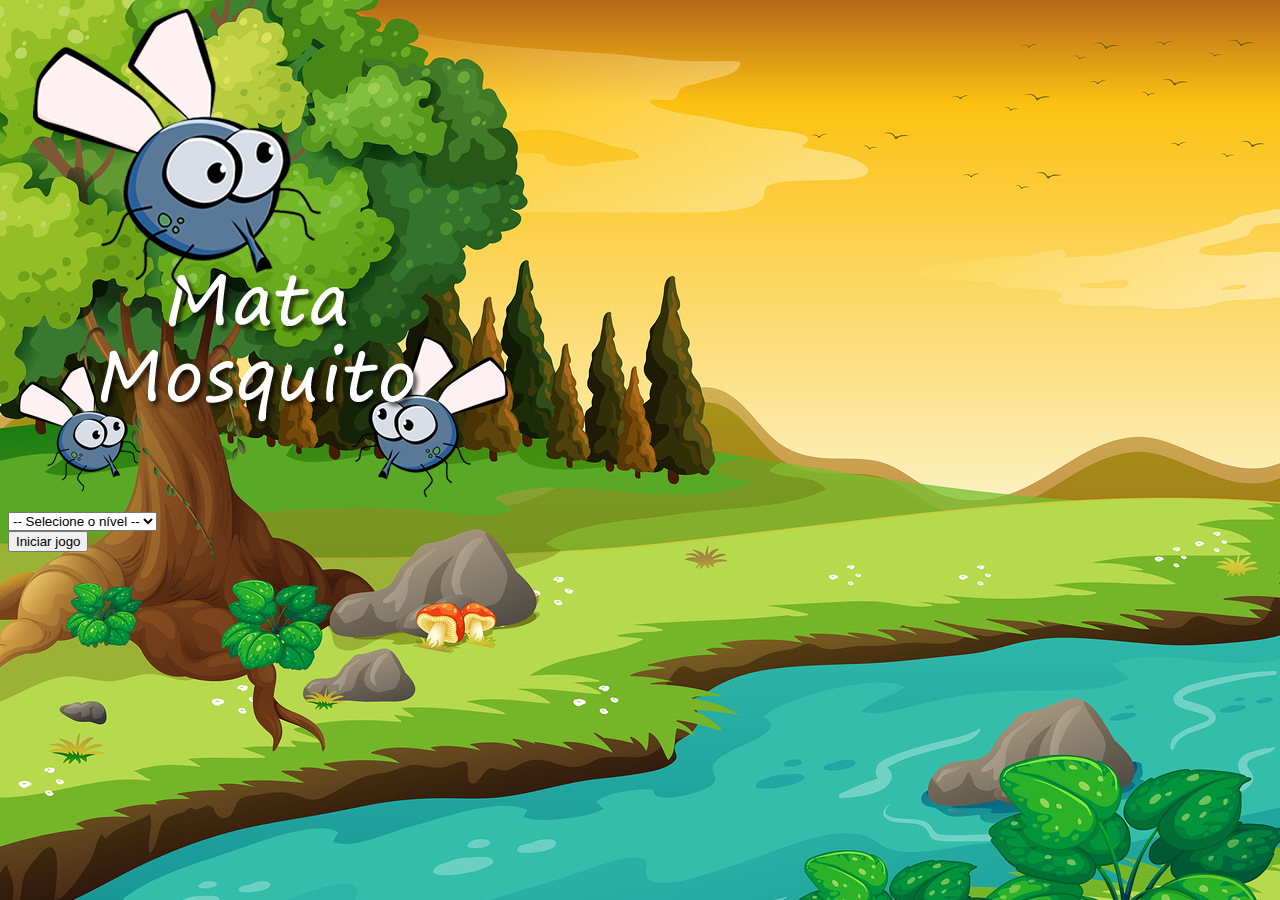
<file: mata mosquito/index.html>
<!DOCTYPE html>
<html>
<head>
	<meta charset="utf-8">
	<title>Vitória</title>

	<!-- CSS only -->
	<link href="https://cdn.jsdelivr.net/npm/bootstrap@5.0.2/dist/css/bootstrap.min.css" rel="stylesheet" integrity="sha384-EVSTQN3/azprG1Anm3QDgpJLIm9Nao0Yz1ztcQTwFspd3yD65VohhpuuCOmLASjC" crossorigin="anonymous">

	<link rel="stylesheet" href="estilo.css" />

	<script>
		function iniciarJogo() {
			var nivel = document.getElementById('nivel').value

			if (nivel === '') {
				alert('Selecione um nível para iniciar o jogo')
				return false
			}

			window.location.href = "app.html?" + nivel
		}
	</script>
</head>
<body>
	<div class="container">

		<div class="row">
			<div class="col">
				<div class="d-flex justify-content-center">
					<img src="imagens/game.png">
				</div>
			</div>
		</div>

		<div class="row">
			<div class="col">
				<div class="d-flex justify-content-center">
					<div class="mb-2">
						<select class="form-control" id="nivel">
							<option value="">-- Selecione o nível --</option>
							<option value='normal'> Normal </option>
							<option value="dificil"> Difícil </option>
							<option value="chucknorris"> Chuck Norris </option>
						</select>
					</div>
				</div>
			</div>
		</div>

		<div class="row">
			<div class="col">
				<div class="d-flex justify-content-center">
					<button type="button" class="btn btn-danger btn-lg" onclick="iniciarJogo()" >Iniciar jogo</button>
				</div>
			</div>
		</div>

	</div>
</body>
</html>
</file>
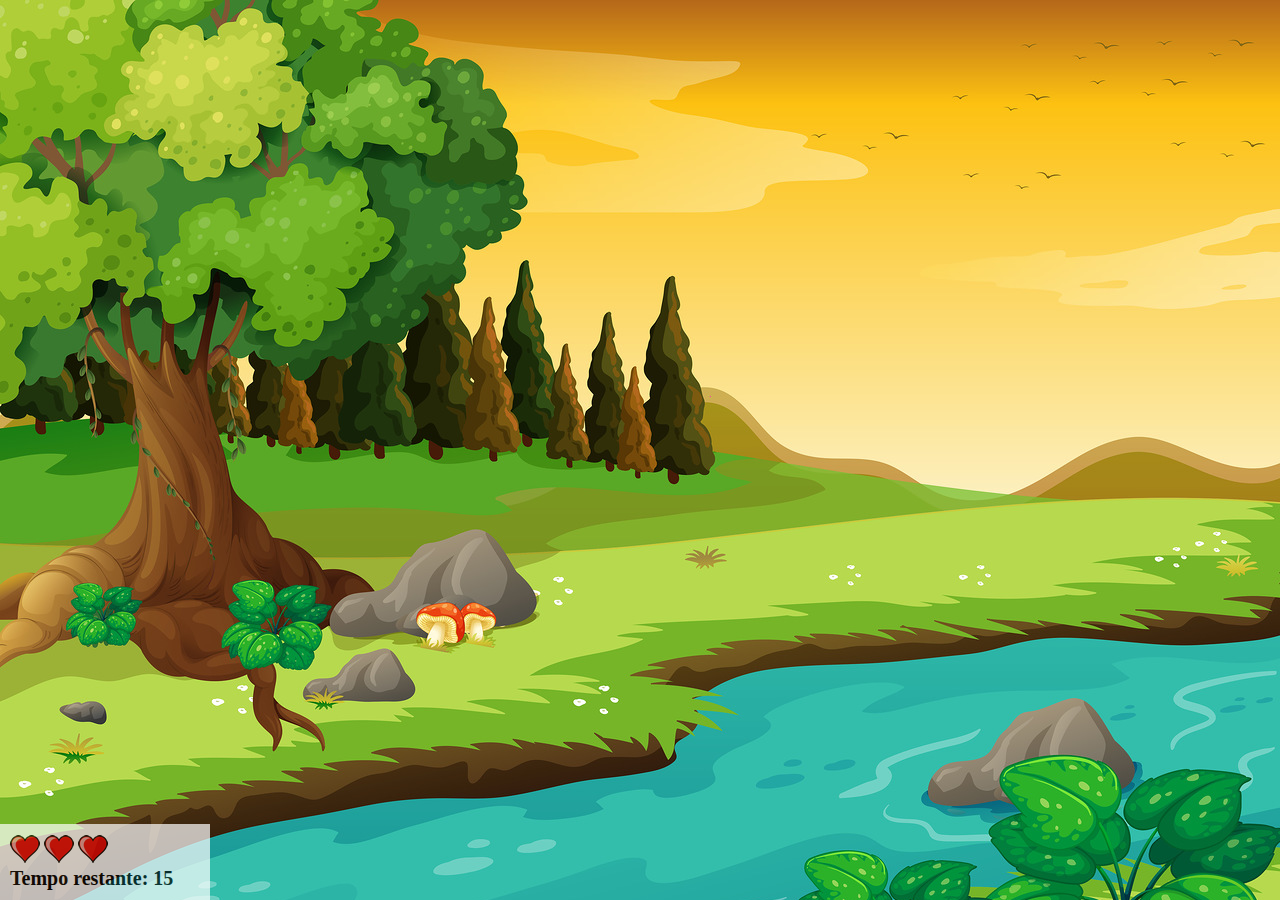
<file: mata mosquito/app.html>
<!DOCTYPE html>
<html>
<head>
	<meta charset="utf-8">
	<title>Mata Mosquito</title>
	<link rel="stylesheet" href="estilo.css">
	<script src="jogo.js"></script>
</head>
<body onresize="ajustaTamanhoPalcoJogo()">

	<div class="painel">
		<div class="vidas">
			<img id="v1" src="imagens/coracao_cheio.png">
			<img id="v2" src="imagens/coracao_cheio.png">
			<img id="v3" src="imagens/coracao_cheio.png">
		</div>

		<div class="cronometro">Tempo restante: <span id="cronometro"></span>
		</div>
	</div>

	<script>
		document.getElementById('cronometro').innerHTML = tempo

		var criaMosquito = setInterval(function (){
			posicaoRandomica()
		}, criaMosquitoTempo)
	</script>

</body>
</html>
</file>
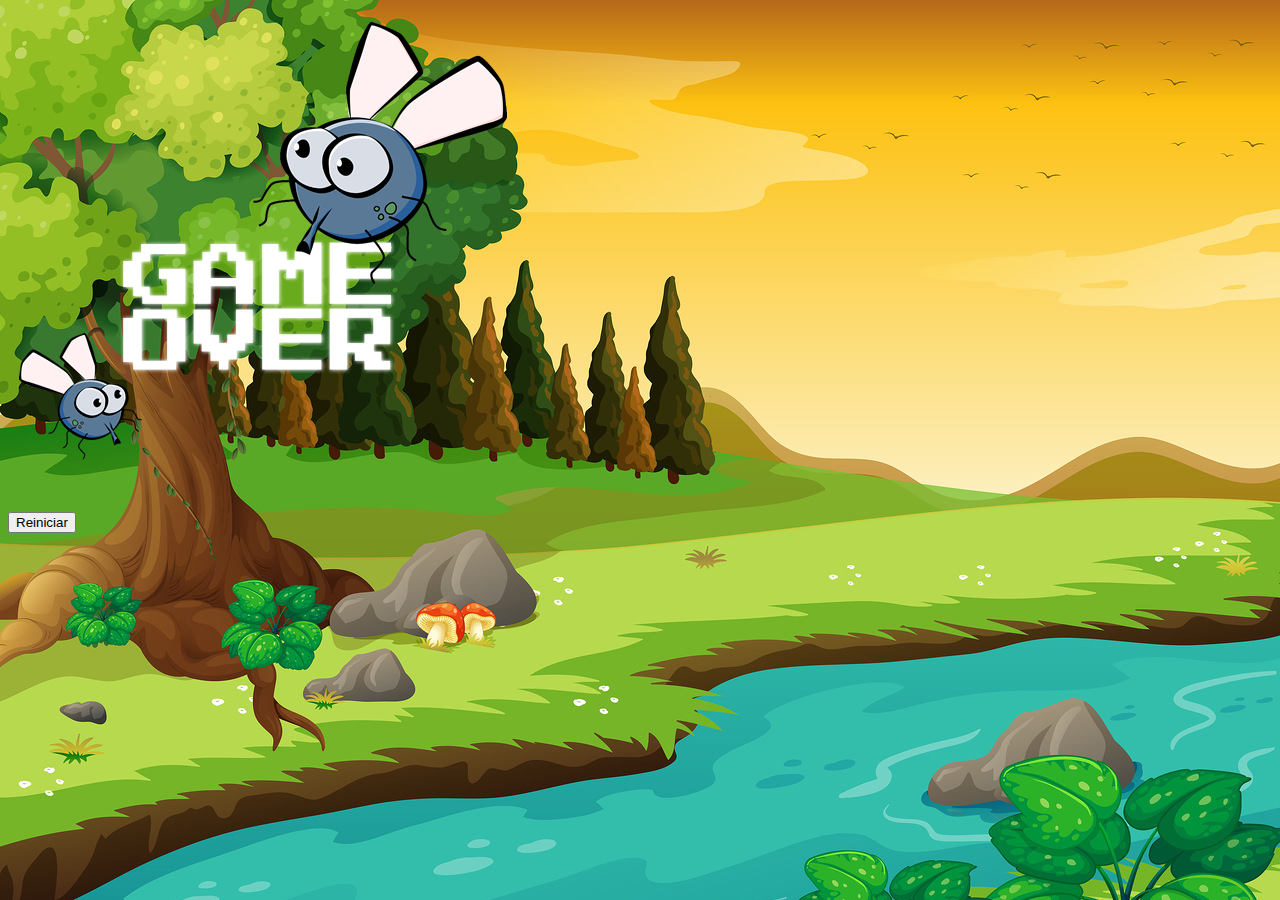
<file: mata mosquito/fimdejogo.html>
<!DOCTYPE html>
<html>
<head>
	<meta charset="utf-8">
	<title>Fim De Jogo</title>

	<!-- CSS only -->
	<link href="https://cdn.jsdelivr.net/npm/bootstrap@5.0.2/dist/css/bootstrap.min.css" rel="stylesheet" integrity="sha384-EVSTQN3/azprG1Anm3QDgpJLIm9Nao0Yz1ztcQTwFspd3yD65VohhpuuCOmLASjC" crossorigin="anonymous">

	<link rel="stylesheet" href="estilo.css" />
</head>
<body>
	<div class="container">

		<div class="row">
			<div class="col">
				<div class="d-flex justify-content-center">
					<img src="imagens/game_over.png">
				</div>
			</div>
		</div>

		<div class="row">
			<div class="col">
				<div class="d-flex justify-content-center">
					<button type="button" class="btn btn-dark btn-lg" onclick=" window.location.href='index.html' " >Reiniciar</button>
				</div>
			</div>
		</div>

	</div>
</body>
</html>
</file>
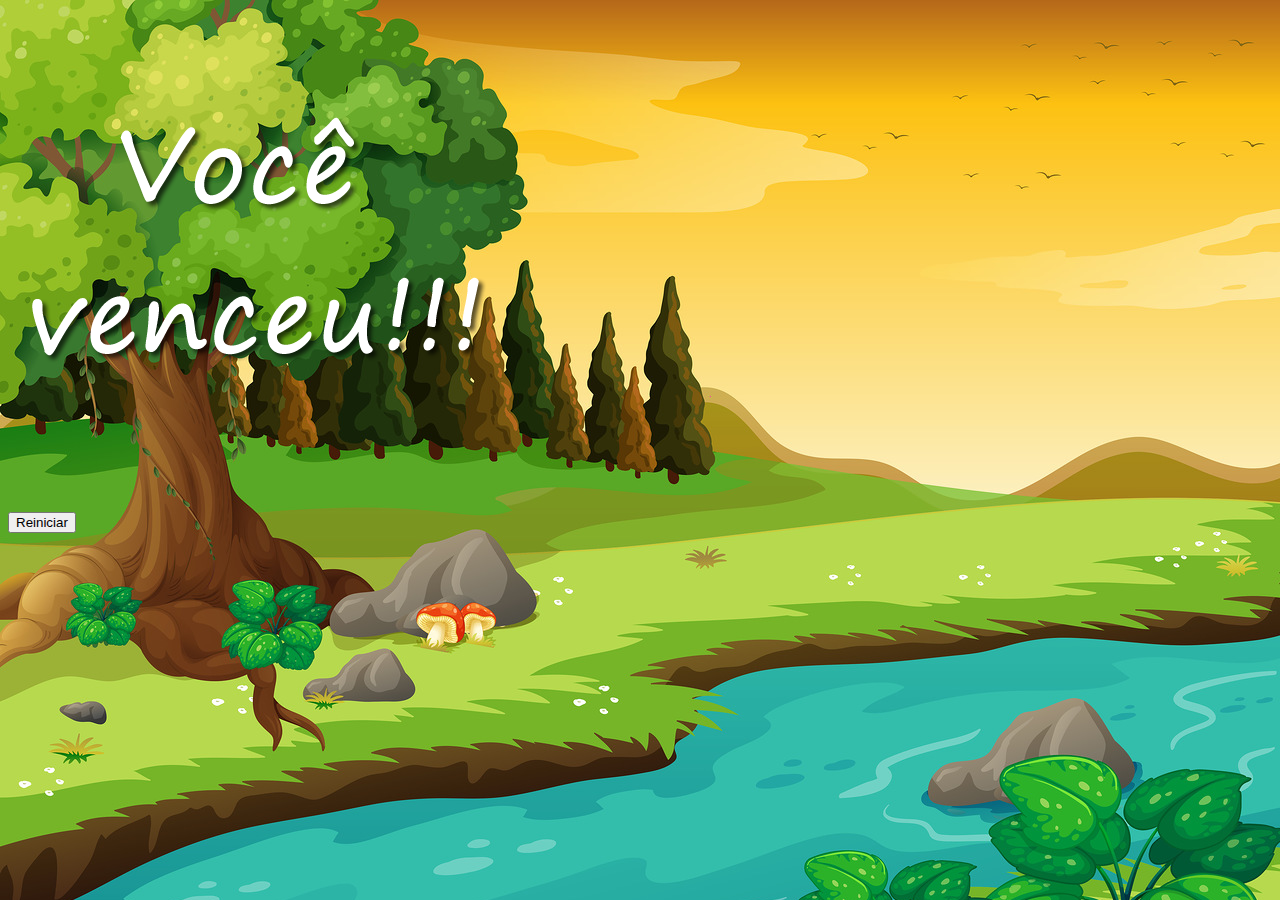
<file: mata mosquito/vitoria.html>
<!DOCTYPE html>
<html>
<head>
	<meta charset="utf-8">
	<title>Vitória</title>

	<!-- CSS only -->
	<link href="https://cdn.jsdelivr.net/npm/bootstrap@5.0.2/dist/css/bootstrap.min.css" rel="stylesheet" integrity="sha384-EVSTQN3/azprG1Anm3QDgpJLIm9Nao0Yz1ztcQTwFspd3yD65VohhpuuCOmLASjC" crossorigin="anonymous">

	<link rel="stylesheet" href="estilo.css" />
</head>
<body>
	<div class="container">

		<div class="row">
			<div class="col">
				<div class="d-flex justify-content-center">
					<img src="imagens/vitoria.png">
				</div>
			</div>
		</div>

		<div class="row">
			<div class="col">
				<div class="d-flex justify-content-center">
					<button type="button" class="btn btn-dark btn-lg" onclick=" window.location.href='index.html' " >Reiniciar</button>
				</div>
			</div>
		</div>

	</div>
</body>
</html>
</file>
<file: mata mosquito/estilo.css>
html {
	cursor: url(imagens/mata_mosquito.png) 30 30, auto;
}

body {
	background-image: url(imagens/bg.jpg);
	background-repeat: no-repeat;
	background-size:  100%;
}
.mosquito1 {
	width:  50px;
	height:  50px;
}

.mosquito2 {
	width: 70px;
	height: 70px;
}

.mosquito3 {
	width: 90px;
	height: 90px;
}

.ladoA {
	transform: scaleX(1);
}

.ladoB {
	transform: scaleX(-1);
}

.painel{
	position: absolute;
	width: 190px;
	padding: 10px;
	left: 0px;
	bottom: 0px;
	border-top: solid 1px #fff;
	background-color: #fff;
	opacity: 0.7;

}

.vidas{
	float: left;
}

.cronometro{
	float: left;
	font-size: 20px;
	font-weight: bold;
}
</file>
